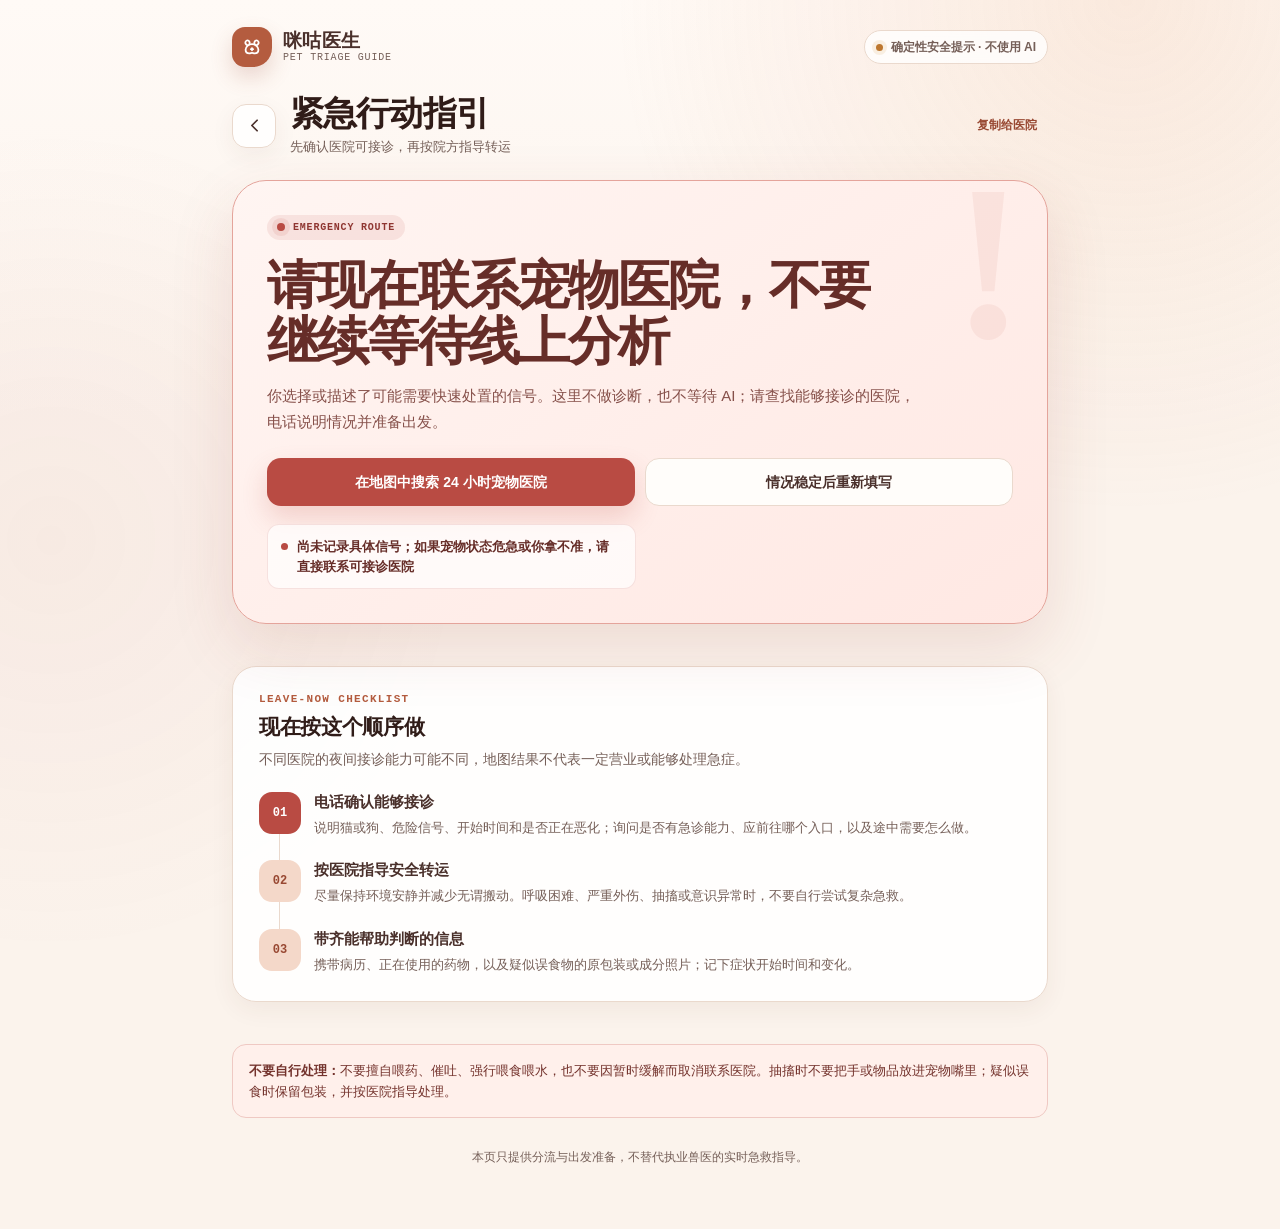
<file: emergency.html>
<!doctype html>
<html lang="zh-CN">
<head>
  <meta charset="utf-8">
  <meta name="viewport" content="width=device-width, initial-scale=1, viewport-fit=cover">
  <meta name="theme-color" content="#fff0ed">
  <meta name="description" content="咪咕医生确定性紧急分流：查看危险信号、联系可接诊宠物医院并准备出发。">
  <meta name="referrer" content="no-referrer">
  <title>立即联系宠物医院｜咪咕医生</title>
  <link rel="icon" href="favicon.svg" type="image/svg+xml">
  <link rel="stylesheet" href="assets/styles.css?v=20260828">
</head>
<body>
  <main class="app-shell">
    <header class="site-header">
      <a class="wordmark" href="index.html" aria-label="咪咕医生首页">
        <span class="brand-symbol" aria-hidden="true">
          <svg viewBox="0 0 24 24" fill="none" stroke="currentColor" stroke-width="1.8" stroke-linecap="round" stroke-linejoin="round"><path d="M7.2 10.2c-1.5-.6-2.2-2.2-1.6-3.5.5-1.2 1.8-1.7 3-.9 1.1.7 1.4 2.5.6 3.7M16.8 10.2c1.5-.6 2.2-2.2 1.6-3.5-.5-1.2-1.8-1.7-3-.9-1.1.7-1.4 2.5-.6 3.7"/><path d="M12 9.2c-3.4 0-6.4 2.5-6.4 5.5 0 2.1 1.6 3.6 3.7 3.6 1.1 0 1.8-.5 2.7-.5s1.6.5 2.7.5c2.1 0 3.7-1.5 3.7-3.6 0-3-3-5.5-6.4-5.5Z"/><path d="M12 13.1v2.2M10.9 14.2h2.2"/></svg>
        </span>
        <span class="wordmark-copy"><strong>咪咕医生</strong><span>PET TRIAGE GUIDE</span></span>
      </a>
      <span class="service-badge is-local" aria-label="确定性安全提示，不使用 AI"><span>确定性安全提示 · 不使用 AI</span></span>
    </header>

    <header class="page-header">
      <a class="back-link" href="consult.html" aria-label="返回症状风险分流">
        <svg viewBox="0 0 24 24" fill="none" stroke="currentColor" stroke-width="2" stroke-linecap="round" stroke-linejoin="round" aria-hidden="true"><path d="m15 18-6-6 6-6"/></svg>
      </a>
      <div class="page-title"><h1>紧急行动指引</h1><p>先确认医院可接诊，再按院方指导转运</p></div>
      <div class="page-actions"><button class="text-button" id="copyEmergency" type="button">复制给医院</button></div>
    </header>

    <section class="emergency-panel" aria-labelledby="emergency-title" role="alert">
      <span class="emergency-signal">EMERGENCY ROUTE</span>
      <h2 id="emergency-title">请现在联系宠物医院，不要继续等待线上分析</h2>
      <p>你选择或描述了可能需要快速处置的信号。这里不做诊断，也不等待 AI；请查找能够接诊的医院，电话说明情况并准备出发。</p>
      <div class="emergency-actions">
        <a class="button-danger" href="https://www.amap.com/search?query=24%E5%B0%8F%E6%97%B6%E5%AE%A0%E7%89%A9%E5%8C%BB%E9%99%A2" target="_blank" rel="noopener noreferrer">在地图中搜索 24 小时宠物医院</a>
        <a class="button-secondary" href="consult.html?new=1">情况稳定后重新填写</a>
      </div>
      <div id="symptomList" class="symptom-list" aria-label="本次记录的危险信号"></div>
    </section>

    <section class="section-block page-card" aria-labelledby="action-title">
      <div class="page-card-head">
        <div>
          <p class="card-kicker">LEAVE-NOW CHECKLIST</p>
          <h2 id="action-title">现在按这个顺序做</h2>
          <p class="card-intro">不同医院的夜间接诊能力可能不同，地图结果不代表一定营业或能够处理急症。</p>
        </div>
      </div>
      <ol class="action-timeline">
        <li class="timeline-item"><span class="timeline-index">01</span><div class="timeline-content"><strong>电话确认能够接诊</strong><p>说明猫或狗、危险信号、开始时间和是否正在恶化；询问是否有急诊能力、应前往哪个入口，以及途中需要怎么做。</p></div></li>
        <li class="timeline-item"><span class="timeline-index">02</span><div class="timeline-content"><strong>按医院指导安全转运</strong><p>尽量保持环境安静并减少无谓搬动。呼吸困难、严重外伤、抽搐或意识异常时，不要自行尝试复杂急救。</p></div></li>
        <li class="timeline-item"><span class="timeline-index">03</span><div class="timeline-content"><strong>带齐能帮助判断的信息</strong><p>携带病历、正在使用的药物，以及疑似误食物的原包装或成分照片；记下症状开始时间和变化。</p></div></li>
      </ol>
    </section>

    <div class="safety-note section-block" role="alert">
      <strong>不要自行处理：</strong>不要擅自喂药、催吐、强行喂食喂水，也不要因暂时缓解而取消联系医院。抽搐时不要把手或物品放进宠物嘴里；疑似误食时保留包装，并按医院指导处理。
    </div>

    <p class="footer-note"><span>本页只提供分流与出发准备，不替代执业兽医的实时急救指导。</span></p>
  </main>

  <script src="assets/app.js?v=20260828"></script>
  <script>
    (function () {
      "use strict";
      const { byId, copyText, formatDateTime, getStoredJson } = window.MiguApp;
      const freshRoute = new URLSearchParams(window.location.search).get("fresh") === "1";
      const stored = freshRoute ? [] : getStoredJson("emergencySymptoms", []);
      const signals = Array.isArray(stored) && stored.length
        ? stored.map(String).slice(0, 8)
        : ["尚未记录具体信号；如果宠物状态危急或你拿不准，请直接联系可接诊医院"];
      const container = byId("symptomList");

      signals.forEach((signal) => {
        const chip = document.createElement("div");
        chip.className = "symptom-chip";
        chip.textContent = signal;
        container.appendChild(chip);
      });

      byId("copyEmergency").addEventListener("click", async () => {
        const text = [
          "咪咕医生 · 紧急就诊沟通信息",
          `生成时间：${formatDateTime(new Date())}`,
          "",
          "需要尽快确认是否可以接诊，当前记录的危险信号：",
          ...signals.map((signal, index) => `${index + 1}. ${signal}`),
          "",
          "请告知应该前往的地点，以及途中需要遵循的注意事项。",
        ].join("\n");
        const copied = await copyText(text);
        byId("copyEmergency").textContent = copied ? "已复制，可发给医院" : "复制失败，请长按信号";
        window.setTimeout(() => { byId("copyEmergency").textContent = "复制给医院"; }, 1900);
      });
    })();
  </script>
</body>
</html>
</file>
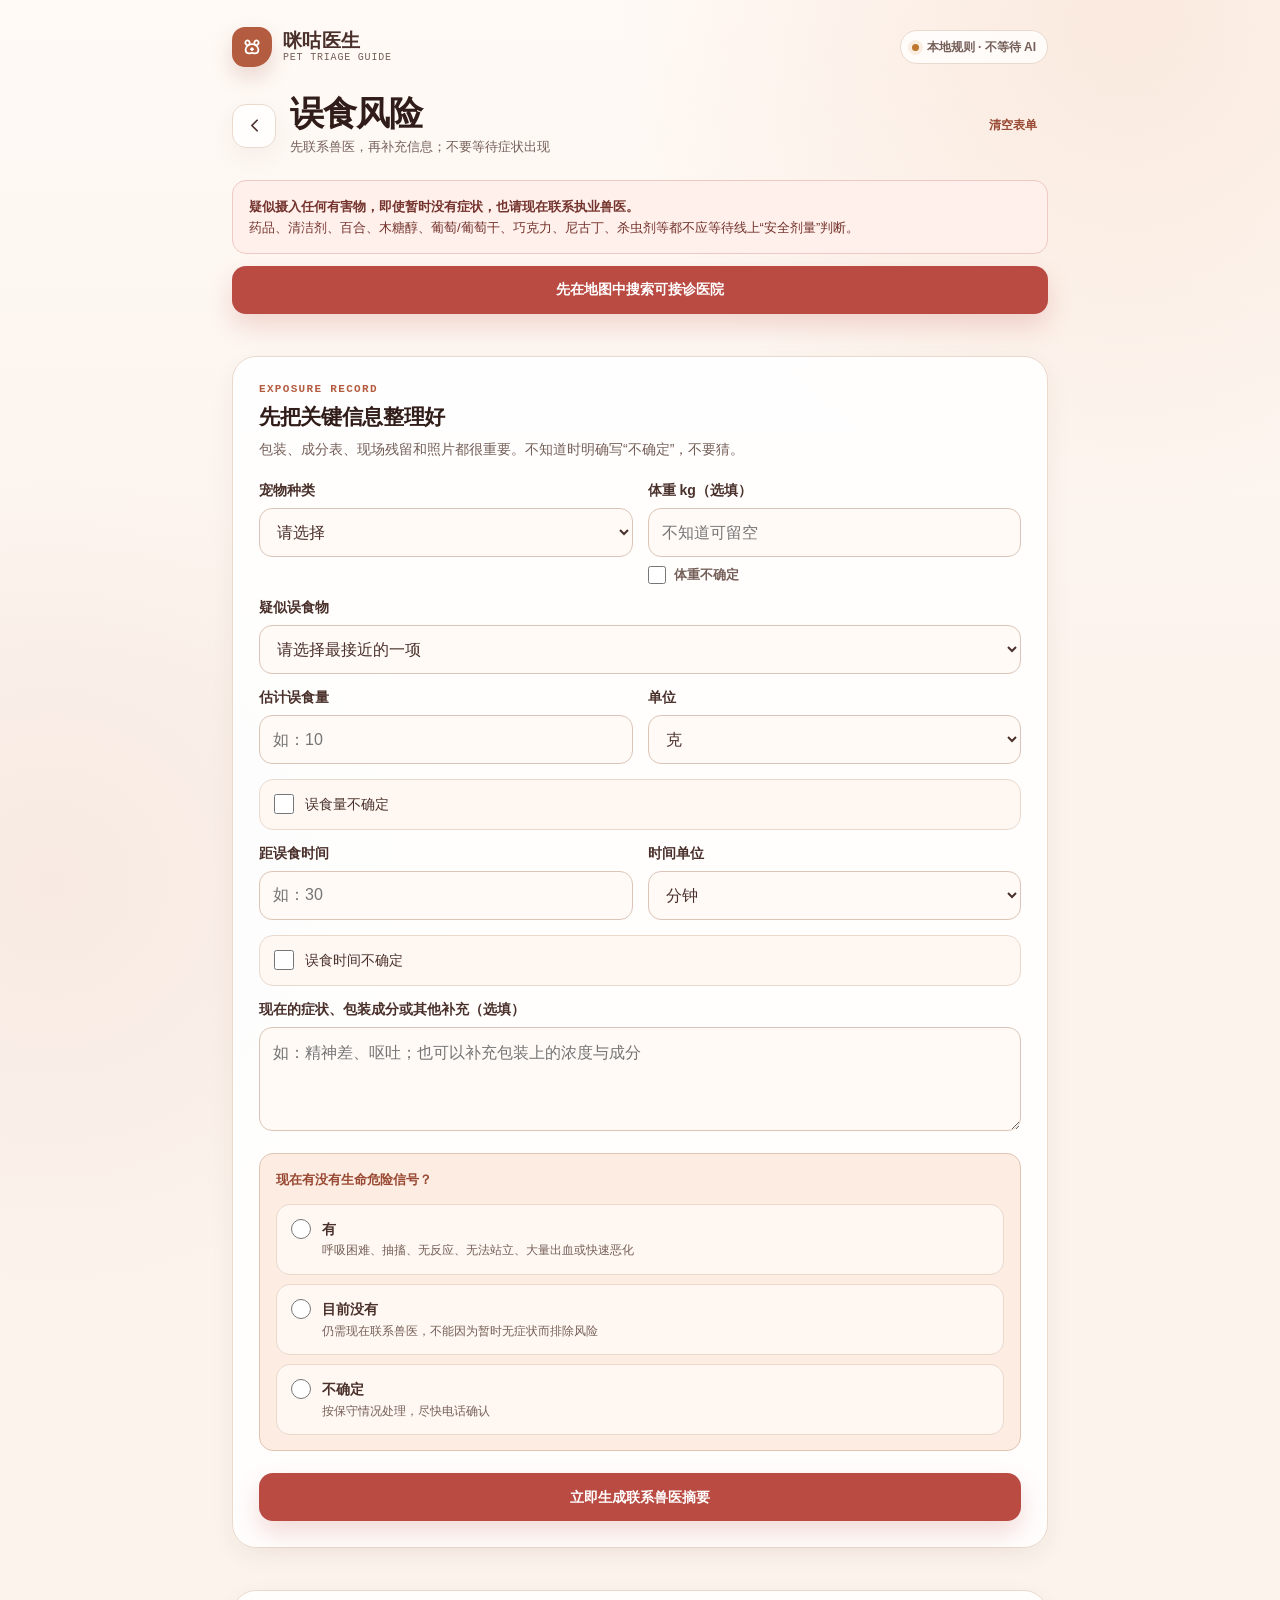
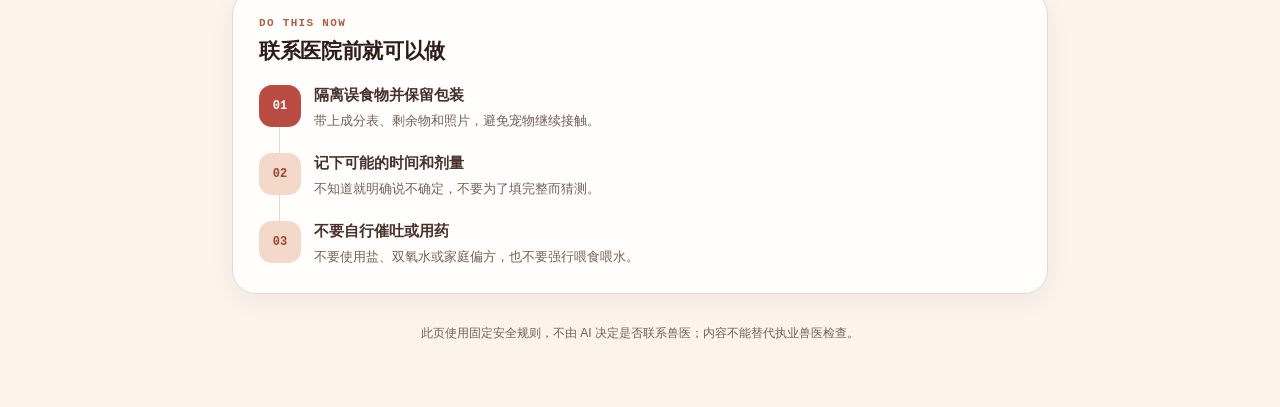
<file: toxin.html>
<!doctype html>
<html lang="zh-CN">
<head>
  <meta charset="utf-8">
  <meta name="viewport" content="width=device-width, initial-scale=1, viewport-fit=cover">
  <meta name="theme-color" content="#fbf3ec">
  <meta name="description" content="咪咕医生误食风险工具：立即整理猫狗误食物、时间、剂量与症状，并生成可复制给兽医的沟通摘要。">
  <meta name="referrer" content="no-referrer">
  <title>误食风险｜咪咕医生</title>
  <link rel="icon" href="favicon.svg" type="image/svg+xml">
  <link rel="stylesheet" href="assets/styles.css?v=20260828">
</head>
<body>
  <main class="app-shell">
    <header class="site-header">
      <a class="wordmark" href="index.html" aria-label="咪咕医生首页">
        <span class="brand-symbol" aria-hidden="true">
          <svg viewBox="0 0 24 24" fill="none" stroke="currentColor" stroke-width="1.8" stroke-linecap="round" stroke-linejoin="round"><path d="M7.2 10.2c-1.5-.6-2.2-2.2-1.6-3.5.5-1.2 1.8-1.7 3-.9 1.1.7 1.4 2.5.6 3.7M16.8 10.2c1.5-.6 2.2-2.2 1.6-3.5-.5-1.2-1.8-1.7-3-.9-1.1.7-1.4 2.5-.6 3.7"/><path d="M12 9.2c-3.4 0-6.4 2.5-6.4 5.5 0 2.1 1.6 3.6 3.7 3.6 1.1 0 1.8-.5 2.7-.5s1.6.5 2.7.5c2.1 0 3.7-1.5 3.7-3.6 0-3-3-5.5-6.4-5.5Z"/><path d="M12 13.1v2.2M10.9 14.2h2.2"/></svg>
        </span>
        <span class="wordmark-copy"><strong>咪咕医生</strong><span>PET TRIAGE GUIDE</span></span>
      </a>
      <span class="service-badge is-local"><span>本地规则 · 不等待 AI</span></span>
    </header>

    <header class="page-header">
      <a class="back-link" href="index.html" aria-label="返回首页">
        <svg viewBox="0 0 24 24" fill="none" stroke="currentColor" stroke-width="2" stroke-linecap="round" stroke-linejoin="round" aria-hidden="true"><path d="m15 18-6-6 6-6"/></svg>
      </a>
      <div class="page-title"><h1>误食风险</h1><p>先联系兽医，再补充信息；不要等待症状出现</p></div>
      <div class="page-actions"><button class="text-button" id="clearToxin" type="button">清空表单</button></div>
    </header>

    <div class="safety-note" role="alert">
      <strong>疑似摄入任何有害物，即使暂时没有症状，也请现在联系执业兽医。</strong><br>
      药品、清洁剂、百合、木糖醇、葡萄/葡萄干、巧克力、尼古丁、杀虫剂等都不应等待线上“安全剂量”判断。
    </div>
    <div class="button-row" style="margin-top:12px">
      <a class="button-danger" href="https://www.amap.com/search?query=24%E5%B0%8F%E6%97%B6%E5%AE%A0%E7%89%A9%E5%8C%BB%E9%99%A2" target="_blank" rel="noopener noreferrer">先在地图中搜索可接诊医院</a>
    </div>

    <form id="toxinForm" class="section-block" novalidate>
      <section class="page-card">
        <div class="page-card-head">
          <div><p class="card-kicker">EXPOSURE RECORD</p><h2>先把关键信息整理好</h2><p class="card-intro">包装、成分表、现场残留和照片都很重要。不知道时明确写“不确定”，不要猜。</p></div>
        </div>

        <div class="field-grid">
          <div class="field"><label for="petType">宠物种类</label><select id="petType" required><option value="" selected disabled>请选择</option><option value="猫">猫</option><option value="狗">狗</option></select></div>
          <div class="field">
            <label for="petWeight">体重 kg（选填）</label>
            <input id="petWeight" type="number" min="0.1" max="150" step="0.1" inputmode="decimal" placeholder="不知道可留空">
            <label class="inline-check"><input id="weightUnknown" type="checkbox"><span>体重不确定</span></label>
          </div>
          <div class="field full">
            <label for="toxinType">疑似误食物</label>
            <select id="toxinType" required>
              <option value="" selected disabled>请选择最接近的一项</option>
              <option value="人用或宠物药品">人用或宠物药品</option>
              <option value="清洁剂、消毒剂或其他化学品">清洁剂、消毒剂或其他化学品</option>
              <option value="百合、花粉或百合花瓶水">百合、花粉或百合花瓶水</option>
              <option value="木糖醇或无糖口香糖">木糖醇或无糖口香糖</option>
              <option value="葡萄或葡萄干">葡萄或葡萄干</option>
              <option value="洋葱、大蒜或相关制品">洋葱、大蒜或相关制品</option>
              <option value="巧克力、可可或咖啡因">巧克力、可可或咖啡因</option>
              <option value="酒精、生面团或酵母">酒精、生面团或酵母</option>
              <option value="烟草、尼古丁或电子烟液">烟草、尼古丁或电子烟液</option>
              <option value="杀鼠剂、杀虫剂或防冻液">杀鼠剂、杀虫剂或防冻液</option>
              <option value="电池、磁铁或其他异物">电池、磁铁或其他异物</option>
              <option value="other">其他或完全不确定</option>
            </select>
          </div>
          <div class="field full" id="otherField" hidden><label for="otherToxin">包装名称、成分或具体物品</label><input id="otherToxin" type="text" maxlength="160" placeholder="如：某品牌退烧药；不知道可写“不确定”"></div>

          <div class="field"><label for="toxinAmount">估计误食量</label><input id="toxinAmount" type="number" min="0" max="100000" step="any" inputmode="decimal" placeholder="如：10"></div>
          <div class="field"><label for="amountUnit">单位</label><select id="amountUnit"><option value="克">克</option><option value="毫升">毫升</option><option value="片">片</option><option value="粒">粒</option><option value="块">块</option><option value="口">口</option></select></div>
          <label class="check-item full"><input id="amountUnknown" type="checkbox"><span>误食量不确定</span></label>

          <div class="field"><label for="timeSince">距误食时间</label><input id="timeSince" type="number" min="0" max="525600" step="any" inputmode="decimal" placeholder="如：30"></div>
          <div class="field"><label for="timeUnit">时间单位</label><select id="timeUnit"><option value="分钟">分钟</option><option value="小时">小时</option><option value="天">天</option></select></div>
          <label class="check-item full"><input id="timeUnknown" type="checkbox"><span>误食时间不确定</span></label>

          <div class="field full"><label for="symptoms">现在的症状、包装成分或其他补充（选填）</label><textarea id="symptoms" maxlength="500" placeholder="如：精神差、呕吐；也可以补充包装上的浓度与成分"></textarea></div>
        </div>

        <div class="info-note" style="margin-top:18px">
          <strong>现在有没有生命危险信号？</strong>
          <div class="choice-stack" role="radiogroup" aria-label="误食后危险信号确认">
            <label class="choice-card"><input type="radio" name="toxinEmergency" value="yes"><span><strong>有</strong><small>呼吸困难、抽搐、无反应、无法站立、大量出血或快速恶化</small></span></label>
            <label class="choice-card"><input type="radio" name="toxinEmergency" value="no"><span><strong>目前没有</strong><small>仍需现在联系兽医，不能因为暂时无症状而排除风险</small></span></label>
            <label class="choice-card"><input type="radio" name="toxinEmergency" value="unsure"><span><strong>不确定</strong><small>按保守情况处理，尽快电话确认</small></span></label>
          </div>
        </div>

        <div id="formError" class="error-state" role="alert" hidden></div>
        <div class="button-row"><button class="button-danger" id="submitButton" type="submit">立即生成联系兽医摘要</button></div>
      </section>
    </form>

    <section class="section-block" id="resultArea" hidden aria-live="polite"></section>

    <section class="section-block page-card" aria-labelledby="now-title">
      <p class="card-kicker">DO THIS NOW</p>
      <h2 id="now-title">联系医院前就可以做</h2>
      <ol class="action-timeline" style="margin-top:20px">
        <li class="timeline-item"><span class="timeline-index">01</span><div class="timeline-content"><strong>隔离误食物并保留包装</strong><p>带上成分表、剩余物和照片，避免宠物继续接触。</p></div></li>
        <li class="timeline-item"><span class="timeline-index">02</span><div class="timeline-content"><strong>记下可能的时间和剂量</strong><p>不知道就明确说不确定，不要为了填完整而猜测。</p></div></li>
        <li class="timeline-item"><span class="timeline-index">03</span><div class="timeline-content"><strong>不要自行催吐或用药</strong><p>不要使用盐、双氧水或家庭偏方，也不要强行喂食喂水。</p></div></li>
      </ol>
    </section>

    <p class="footer-note"><span>此页使用固定安全规则，不由 AI 决定是否联系兽医；内容不能替代执业兽医检查。</span></p>
  </main>

  <script src="assets/app.js?v=20260828"></script>
  <script>
    (function () {
      "use strict";

      const { buildToxinSummary, byId, copyText, detectDangerSignals, getStoredJson, setStoredJson, storeEmergencySignals, valueOrUnknown } = window.MiguApp;
      const form = byId("toxinForm");
      const toxinType = byId("toxinType");
      const otherField = byId("otherField");
      const otherToxin = byId("otherToxin");
      const amount = byId("toxinAmount");
      const amountUnit = byId("amountUnit");
      const amountUnknown = byId("amountUnknown");
      const timeSince = byId("timeSince");
      const timeUnit = byId("timeUnit");
      const timeUnknown = byId("timeUnknown");
      const weight = byId("petWeight");
      const weightUnknown = byId("weightUnknown");
      const formError = byId("formError");
      const resultArea = byId("resultArea");
      const timeLimits = { "分钟": 525600, "小时": 8760, "天": 365 };
      let latestData = null;

      function radioValue(name) {
        return document.querySelector(`input[name="${name}"]:checked`)?.value || "";
      }

      function selectedToxin() {
        return toxinType.value === "other" ? otherToxin.value.trim() : toxinType.value;
      }

      function collectData() {
        return {
          petType: byId("petType").value,
          petWeight: weightUnknown.checked ? "" : weight.value.trim(),
          weightUnknown: weightUnknown.checked || !weight.value.trim(),
          toxin: selectedToxin(),
          amountUnknown: amountUnknown.checked,
          amount: amountUnknown.checked ? "" : amount.value.trim(),
          amountUnit: amountUnit.value,
          timeUnknown: timeUnknown.checked,
          time: timeUnknown.checked ? "" : timeSince.value.trim(),
          timeUnit: timeUnit.value,
          symptoms: byId("symptoms").value.trim() || "未提供",
          emergency: radioValue("toxinEmergency"),
        };
      }

      function showError(message, control) {
        formError.textContent = message;
        formError.hidden = false;
        control?.focus();
      }

      function clearError() {
        formError.textContent = "";
        formError.hidden = true;
      }

      function setUnknown(checkbox, inputElement, selectElement) {
        inputElement.disabled = checkbox.checked;
        if (selectElement) selectElement.disabled = checkbox.checked;
        if (checkbox.checked) inputElement.value = "";
      }

      function validate(data) {
        if (!data.petType) return ["请选择猫或狗。目前这个版本暂不支持其他宠物。", byId("petType")];
        const weightNumber = Number(data.petWeight);
        if (!data.weightUnknown && (!Number.isFinite(weightNumber) || weightNumber < 0.1 || weightNumber > 150)) return ["请填写 0.1–150 kg 之间的体重，或选择“体重不确定”。", weight];
        if (!toxinType.value) return ["请选择最接近的疑似误食物。", toxinType];
        if (toxinType.value === "other" && !data.toxin) return ["请填写具体物品；不知道可写“不确定”。", otherToxin];
        const amountNumber = Number(data.amount);
        if (!data.amountUnknown && (data.amount === "" || !Number.isFinite(amountNumber) || amountNumber < 0 || amountNumber > 100000)) return ["请填写有效的误食量，或选择“误食量不确定”。", amount];
        const timeNumber = Number(data.time);
        const timeLimit = timeLimits[data.timeUnit] || 365;
        if (!data.timeUnknown && (data.time === "" || !Number.isFinite(timeNumber) || timeNumber < 0 || timeNumber > timeLimit)) return [`请填写 0–${timeLimit} ${data.timeUnit}之间的时间，或选择“误食时间不确定”。`, timeSince];
        if (!data.emergency) return ["请确认现在是否出现呼吸困难、抽搐、无反应等生命危险信号。", null];
        return null;
      }

      function addText(tag, className, text) {
        const node = document.createElement(tag);
        if (className) node.className = className;
        node.textContent = text;
        return node;
      }

      function renderResult(data, emergencySignals) {
        const isEmergency = data.emergency === "yes" || emergencySignals.length > 0;
        const uncertain = data.emergency === "unsure" || data.amountUnknown || data.timeUnknown || data.weightUnknown || /不确定|不知道/.test(data.toxin);
        const summary = buildToxinSummary(data);
        const result = document.createElement("section");
        result.className = "result-panel";
        result.setAttribute("role", isEmergency ? "alert" : "status");

        const hero = document.createElement("div");
        hero.className = `risk-hero ${isEmergency ? "risk-high" : "risk-mid"}`;
        hero.append(
          addText("span", "risk-label", isEmergency ? "EMERGENCY NOW" : "CONTACT VET NOW"),
          addText("h2", "", isEmergency ? "请立即前往可接诊医院" : "请现在联系执业兽医"),
          addText("p", "", isEmergency
            ? "已经出现生命危险信号。不要等待线上分析，也不要自行催吐或用药。"
            : uncertain
              ? "关键信息不完整，无法安全排除风险；请电话说明已知信息并听从兽医安排。"
              : "疑似摄入潜在有害物，即使暂时没有症状，也不能据此排除风险。")
        );

        const body = document.createElement("div");
        body.className = "result-body";
        const actions = document.createElement("div");
        actions.className = "result-section";
        actions.appendChild(addText("h3", "", "现在怎么做"));
        const list = document.createElement("ol");
        list.className = "action-list";
        [
          isEmergency ? "立即出发前往可接诊的宠物医院。" : "现在电话联系执业兽医，先确认正在接诊和处理能力。",
          "说明宠物种类、体重、误食物、可能剂量、时间和当前症状。",
          "带上包装、成分表、剩余物或照片；不要自行催吐、用药或强行喂食喂水。",
        ].forEach((item) => list.appendChild(addText("li", "", item)));
        actions.appendChild(list);
        const caseSection = document.createElement("div");
        caseSection.className = "result-section";
        caseSection.append(addText("h3", "", "给医院的信息摘要"), addText("p", "", summary));
        body.append(actions, caseSection);

        const bar = document.createElement("div");
        bar.className = "result-actions";
        const copyButton = addText("button", "button", "复制摘要给兽医");
        copyButton.type = "button";
        copyButton.addEventListener("click", async () => {
          const copied = await copyText(summary);
          copyButton.textContent = copied ? "已复制，可直接发送" : "复制失败，请长按摘要";
          window.setTimeout(() => { copyButton.textContent = "复制摘要给兽医"; }, 1800);
        });
        const hospital = addText("a", isEmergency ? "button-danger" : "button-secondary", "在地图中搜索 24 小时宠物医院");
        hospital.href = "https://www.amap.com/search?query=24%E5%B0%8F%E6%97%B6%E5%AE%A0%E7%89%A9%E5%8C%BB%E9%99%A2";
        hospital.target = "_blank";
        hospital.rel = "noopener noreferrer";
        if (isEmergency) bar.append(hospital, copyButton);
        else bar.append(copyButton, hospital);
        result.append(hero, body, bar);
        resultArea.replaceChildren(result);
        resultArea.hidden = false;
        resultArea.scrollIntoView({ block: "start", behavior: "smooth" });
      }

      function saveDraft() {
        setStoredJson("toxinDraft", collectData());
      }

      function updateTimeLimit() {
        const limit = timeLimits[timeUnit.value] || 365;
        timeSince.max = String(limit);
      }

      function restoreDraft() {
        const data = getStoredJson("toxinDraft", null);
        if (!data || typeof data !== "object") return;
        byId("petType").value = data.petType || "";
        weight.value = data.petWeight || "";
        weightUnknown.checked = Boolean(data.weightUnknown);
        const known = Array.from(toxinType.options).some((option) => option.value === data.toxin);
        toxinType.value = known ? data.toxin : data.toxin ? "other" : "";
        otherToxin.value = known ? "" : data.toxin || "";
        otherField.hidden = toxinType.value !== "other";
        amountUnknown.checked = Boolean(data.amountUnknown);
        amount.value = data.amount || "";
        amountUnit.value = data.amountUnit || "克";
        timeUnknown.checked = Boolean(data.timeUnknown);
        timeSince.value = data.time || "";
        timeUnit.value = data.timeUnit || "分钟";
        updateTimeLimit();
        byId("symptoms").value = data.symptoms === "未提供" ? "" : data.symptoms || "";
        const radio = document.querySelector(`input[name="toxinEmergency"][value="${data.emergency || ""}"]`);
        if (radio) radio.checked = true;
        setUnknown(weightUnknown, weight, null);
        setUnknown(amountUnknown, amount, amountUnit);
        setUnknown(timeUnknown, timeSince, timeUnit);
      }

      toxinType.addEventListener("change", () => {
        otherField.hidden = toxinType.value !== "other";
        if (!otherField.hidden) otherToxin.focus();
        saveDraft();
      });
      weightUnknown.addEventListener("change", () => { setUnknown(weightUnknown, weight, null); saveDraft(); });
      amountUnknown.addEventListener("change", () => { setUnknown(amountUnknown, amount, amountUnit); saveDraft(); });
      timeUnknown.addEventListener("change", () => { setUnknown(timeUnknown, timeSince, timeUnit); saveDraft(); });
      timeUnit.addEventListener("change", updateTimeLimit);
      form.addEventListener("input", saveDraft);
      form.addEventListener("change", saveDraft);

      form.addEventListener("submit", (event) => {
        event.preventDefault();
        clearError();
        resultArea.replaceChildren();
        resultArea.hidden = true;
        latestData = collectData();
        const validation = validate(latestData);
        if (validation) return showError(validation[0], validation[1]);
        const emergencySignals = detectDangerSignals(latestData.symptoms);
        if (latestData.emergency === "yes" || emergencySignals.length) {
          storeEmergencySignals(emergencySignals.length ? emergencySignals : ["误食后已出现生命危险信号"]);
        }
        renderResult(latestData, emergencySignals);
      });

      byId("clearToxin").addEventListener("click", () => {
        form.reset();
        otherField.hidden = true;
        weight.disabled = false;
        amount.disabled = false;
        amountUnit.disabled = false;
        timeSince.disabled = false;
        timeUnit.disabled = false;
        clearError();
        resultArea.replaceChildren();
        resultArea.hidden = true;
        setStoredJson("toxinDraft", {});
      });

      restoreDraft();
      updateTimeLimit();
    })();
  </script>
</body>
</html>
</file>
<file: assets/styles.css>
:root {
  color-scheme: light;
  --canvas: #fbf3ec;
  --canvas-deep: #f3e3d8;
  --surface: #fffdfa;
  --surface-subtle: #fff8f2;
  --ink: #4a302b;
  --ink-strong: #301c18;
  --ink-soft: #755f58;
  --ink-faint: #927d76;
  --line: #ead9cd;
  --line-strong: #d9bfae;
  --brand: #b45c3f;
  --brand-dark: #984832;
  --brand-soft: #f4d8c9;
  --brand-pale: #fcece2;
  --apricot: #e9a05f;
  --apricot-soft: #fff0dc;
  --warning: #bd772f;
  --warning-soft: #fff1dc;
  --danger: #b94b43;
  --danger-dark: #8f3631;
  --danger-soft: #fff0eb;
  --success: #9a654e;
  --success-soft: #f6e8df;
  --shadow-sm: 0 8px 24px rgba(92, 51, 38, 0.06);
  --shadow-md: 0 18px 55px rgba(92, 51, 38, 0.105);
  --shadow-lg: 0 28px 80px rgba(92, 51, 38, 0.16);
  --radius-sm: 12px;
  --radius-md: 16px;
  --radius-lg: 24px;
  --radius-xl: 34px;
  --safe-bottom: max(18px, env(safe-area-inset-bottom));
  font-family: Inter, ui-sans-serif, -apple-system, BlinkMacSystemFont, "PingFang SC",
    "Microsoft YaHei", sans-serif;
}

* {
  box-sizing: border-box;
}

[hidden] {
  display: none !important;
}

html {
  min-width: 320px;
  background: var(--canvas);
  color: var(--ink);
  -webkit-text-size-adjust: 100%;
  scroll-behavior: smooth;
}

body {
  min-width: 320px;
  min-height: 100vh;
  margin: 0;
  background:
    radial-gradient(circle at 88% 0%, rgba(224, 145, 96, 0.16), transparent 32rem),
    radial-gradient(circle at 4% 44%, rgba(185, 75, 67, 0.055), transparent 26rem),
    linear-gradient(180deg, #fffaf6 0, var(--canvas) 34%, var(--canvas) 100%);
}

body::before {
  content: "";
  position: fixed;
  z-index: -1;
  inset: 0;
  pointer-events: none;
  background-image:
    linear-gradient(rgba(74, 48, 43, 0.018) 1px, transparent 1px),
    linear-gradient(90deg, rgba(74, 48, 43, 0.018) 1px, transparent 1px);
  background-size: 28px 28px;
  mask-image: linear-gradient(to bottom, black, transparent 72%);
}

button,
input,
select,
textarea {
  font: inherit;
}

button,
a,
label {
  -webkit-tap-highlight-color: transparent;
}

button,
a {
  touch-action: manipulation;
}

a {
  color: inherit;
}

button:focus-visible,
a:focus-visible,
input:focus-visible,
select:focus-visible,
textarea:focus-visible,
[tabindex="-1"]:focus-visible {
  outline: 3px solid white;
  outline-offset: 2px;
  box-shadow: 0 0 0 5px var(--brand-dark);
}

::selection {
  background: rgba(197, 105, 73, 0.24);
}

.app-shell {
  width: min(100%, 860px);
  min-height: 100vh;
  margin: 0 auto;
  padding: 20px 22px calc(44px + var(--safe-bottom));
}

.app-shell.home-shell {
  width: min(100%, 1120px);
}

.app-shell.with-composer {
  padding-bottom: 130px;
}

.site-header {
  min-height: 54px;
  display: flex;
  align-items: center;
  justify-content: space-between;
  gap: 18px;
  margin-bottom: 22px;
}

.wordmark {
  min-width: 0;
  display: inline-flex;
  align-items: center;
  gap: 11px;
  color: var(--ink);
  text-decoration: none;
}

.brand-symbol {
  width: 40px;
  height: 40px;
  flex: 0 0 auto;
  display: grid;
  place-items: center;
  border-radius: 13px 13px 19px 13px;
  background: var(--brand);
  color: white;
  box-shadow: 0 10px 22px rgba(152, 72, 50, 0.2);
}

.brand-symbol svg {
  width: 24px;
  height: 24px;
}

.wordmark-copy {
  min-width: 0;
  display: grid;
  gap: 1px;
}

.wordmark-copy strong {
  font-family: ui-serif, "Songti SC", "STSong", serif;
  font-size: 19px;
  line-height: 1.05;
  letter-spacing: 0.02em;
}

.wordmark-copy span {
  color: var(--ink-soft);
  font-family: ui-monospace, "SFMono-Regular", Menlo, monospace;
  font-size: 10px;
  letter-spacing: 0.08em;
}

.service-badge {
  min-height: 34px;
  display: inline-flex;
  align-items: center;
  gap: 8px;
  padding: 7px 11px;
  border: 1px solid var(--line);
  border-radius: 999px;
  background: rgba(255, 255, 255, 0.78);
  color: var(--ink-soft);
  font-size: 12px;
  font-weight: 700;
  white-space: nowrap;
  backdrop-filter: blur(12px);
}

.service-badge::before {
  content: "";
  width: 7px;
  height: 7px;
  border-radius: 50%;
  background: var(--warning);
  box-shadow: 0 0 0 4px rgba(200, 136, 47, 0.12);
}

.service-badge.is-online::before {
  background: var(--success);
  box-shadow: 0 0 0 4px rgba(154, 101, 78, 0.14);
}

.home-hero {
  position: relative;
  isolation: isolate;
  overflow: hidden;
  display: grid;
  grid-template-columns: minmax(0, 1.08fr) minmax(340px, 0.92fr);
  min-height: 560px;
  border: 1px solid #e9cbbb;
  border-radius: var(--radius-xl);
  background: linear-gradient(135deg, #fff9f3 0%, #f8e7dc 100%);
  color: var(--ink-strong);
  box-shadow: var(--shadow-lg);
}

.home-hero::before {
  content: "";
  position: absolute;
  z-index: -1;
  width: 460px;
  height: 460px;
  right: -170px;
  top: -230px;
  border: 82px solid rgba(197, 105, 73, 0.055);
  border-radius: 50%;
}

.home-hero::after {
  content: "";
  position: absolute;
  z-index: -1;
  inset: auto 0 0;
  height: 1px;
  background: linear-gradient(90deg, transparent, rgba(152, 72, 50, 0.14), transparent);
}

.hero-content {
  display: flex;
  flex-direction: column;
  justify-content: center;
  padding: 58px 28px 58px 54px;
}

.hero-kicker,
.section-kicker,
.card-kicker {
  margin: 0;
  font-family: ui-monospace, "SFMono-Regular", Menlo, monospace;
  font-size: 11px;
  font-weight: 800;
  letter-spacing: 0.12em;
  text-transform: uppercase;
}

.hero-kicker {
  color: var(--brand-dark);
}

.hero-title {
  max-width: 610px;
  margin: 17px 0 0;
  font-family: ui-serif, "Songti SC", "STSong", serif;
  font-size: clamp(42px, 5.8vw, 68px);
  font-weight: 700;
  line-height: 1.04;
  letter-spacing: -0.045em;
}

.hero-title em {
  color: var(--brand);
  font-style: normal;
}

.hero-lead {
  max-width: 560px;
  margin: 20px 0 0;
  color: var(--ink-soft);
  font-size: 16px;
  line-height: 1.75;
}

.hero-actions {
  display: flex;
  flex-wrap: wrap;
  gap: 11px;
  margin-top: 30px;
}

.hero-proof {
  display: flex;
  flex-wrap: wrap;
  gap: 8px 17px;
  margin-top: 24px;
  color: var(--ink-soft);
  font-size: 12px;
}

.hero-proof span {
  display: inline-flex;
  align-items: center;
  gap: 7px;
}

.hero-proof span::before {
  content: "";
  width: 5px;
  height: 5px;
  border-radius: 50%;
  background: var(--apricot);
}

.hero-panel {
  position: relative;
  min-width: 0;
  display: flex;
  flex-direction: column;
  justify-content: flex-end;
  padding: 24px;
  border-left: 1px solid rgba(152, 72, 50, 0.12);
  background: rgba(255, 251, 247, 0.38);
}

.hero-art {
  position: absolute;
  overflow: hidden;
  inset: 24px;
  margin: 0;
  border: 1px solid rgba(152, 72, 50, 0.15);
  border-radius: 26px;
  background: #f7e8d8;
  box-shadow: 0 18px 38px rgba(112, 59, 40, 0.14);
}

.hero-image {
  width: 100%;
  height: 100%;
  display: block;
  object-fit: cover;
  object-position: center 52%;
}

.triage-scale {
  position: relative;
  z-index: 2;
  margin-top: auto;
  overflow: hidden;
  border: 1px solid rgba(255, 255, 255, 0.56);
  border-radius: 18px;
  background: rgba(69, 38, 31, 0.82);
  color: white;
  backdrop-filter: blur(14px);
  box-shadow: 0 12px 28px rgba(61, 31, 24, 0.2);
}

.triage-scale-title {
  display: flex;
  align-items: center;
  justify-content: space-between;
  gap: 10px;
  padding: 12px 14px;
  border-bottom: 1px solid rgba(255, 255, 255, 0.08);
  color: #fff1e7;
  font-size: 12px;
  font-weight: 800;
}

.triage-scale-title span:last-child {
  color: #d9b9aa;
  font-family: ui-monospace, "SFMono-Regular", Menlo, monospace;
  font-size: 10px;
  letter-spacing: 0.08em;
}

.triage-levels {
  display: grid;
  grid-template-columns: repeat(3, 1fr);
}

.triage-level {
  position: relative;
  min-width: 0;
  padding: 14px 12px 13px;
}

.triage-level + .triage-level {
  border-left: 1px solid rgba(255, 255, 255, 0.08);
}

.triage-level::before {
  content: "";
  position: absolute;
  inset: 0 0 auto;
  height: 3px;
  background: #d28b6d;
}

.triage-level:nth-child(2)::before {
  background: #e2a84c;
}

.triage-level:nth-child(3)::before {
  background: #dd6b60;
}

.triage-level strong,
.triage-level span {
  display: block;
}

.triage-level strong {
  color: white;
  font-size: 12px;
}

.triage-level span {
  margin-top: 4px;
  color: #ddc1b4;
  font-size: 10px;
  line-height: 1.4;
}

.button,
.button-secondary,
.button-outline,
.button-danger,
.button-quiet {
  min-height: 48px;
  display: inline-flex;
  align-items: center;
  justify-content: center;
  gap: 9px;
  padding: 12px 18px;
  border: 1px solid transparent;
  border-radius: 14px;
  font-size: 14px;
  font-weight: 800;
  line-height: 1.2;
  text-align: center;
  text-decoration: none;
  cursor: pointer;
  transition: transform 170ms ease, background 170ms ease, border-color 170ms ease, box-shadow 170ms ease;
}

.button {
  background: var(--brand);
  color: white;
  box-shadow: 0 12px 26px rgba(152, 72, 50, 0.2);
}

.button:hover {
  background: var(--brand-dark);
  transform: translateY(-1px);
}

.button-light {
  background: var(--brand);
  color: white;
  box-shadow: 0 14px 30px rgba(152, 72, 50, 0.2);
}

.button-light:hover {
  background: var(--brand-dark);
}

.button-secondary {
  border-color: var(--line);
  background: var(--surface);
  color: var(--ink);
}

.button-outline {
  border-color: rgba(152, 72, 50, 0.28);
  background: rgba(255, 253, 250, 0.7);
  color: var(--brand-dark);
}

.button-outline:hover {
  background: white;
}

.button-danger {
  background: var(--danger);
  color: white;
  box-shadow: 0 12px 26px rgba(189, 73, 63, 0.2);
}

.button-danger:hover {
  background: var(--danger-dark);
  transform: translateY(-1px);
}

.button-quiet {
  border-color: var(--line);
  background: transparent;
  color: var(--ink-soft);
}

.button svg,
.button-secondary svg,
.button-outline svg,
.button-danger svg {
  width: 19px;
  height: 19px;
}

.button:disabled,
.button-secondary:disabled,
.button-danger:disabled,
.button-outline:disabled,
.button-quiet:disabled {
  cursor: not-allowed;
  opacity: 0.56;
  transform: none;
  box-shadow: none;
}

.emergency-shortcut {
  display: grid;
  grid-template-columns: auto minmax(0, 1fr) auto;
  align-items: center;
  gap: 16px;
  margin-top: 18px;
  padding: 15px 17px;
  border: 1px solid #edc2bc;
  border-radius: 18px;
  background: rgba(255, 244, 241, 0.9);
  color: #70322d;
  text-decoration: none;
  box-shadow: var(--shadow-sm);
  transition: transform 170ms ease, border-color 170ms ease;
}

.emergency-shortcut:hover {
  border-color: #dc9a92;
  transform: translateY(-1px);
}

.emergency-shortcut-icon {
  width: 42px;
  height: 42px;
  display: grid;
  place-items: center;
  border-radius: 13px;
  background: var(--danger);
  color: white;
}

.emergency-shortcut-icon svg {
  width: 23px;
  height: 23px;
}

.emergency-shortcut strong,
.emergency-shortcut span {
  display: block;
}

.emergency-shortcut strong {
  font-size: 14px;
}

.emergency-shortcut span {
  margin-top: 3px;
  color: #8f514b;
  font-size: 12px;
  line-height: 1.45;
}

.emergency-shortcut-arrow {
  color: var(--danger);
  font-size: 20px;
}

.section-block {
  margin-top: 42px;
}

.section-heading {
  display: flex;
  align-items: end;
  justify-content: space-between;
  gap: 22px;
  margin-bottom: 17px;
}

.section-heading-copy {
  min-width: 0;
}

.section-kicker {
  color: var(--brand);
}

.section-heading h2 {
  margin: 8px 0 0;
  color: var(--ink-strong);
  font-family: ui-serif, "Songti SC", "STSong", serif;
  font-size: clamp(25px, 3vw, 34px);
  line-height: 1.15;
  letter-spacing: -0.025em;
}

.section-heading > p {
  max-width: 390px;
  margin: 0;
  color: var(--ink-soft);
  font-size: 13px;
  line-height: 1.6;
  text-align: right;
}

.route-grid {
  display: grid;
  grid-template-columns: 1.2fr 0.9fr 0.9fr;
  gap: 14px;
}

.route-card {
  position: relative;
  min-height: 250px;
  overflow: hidden;
  display: flex;
  flex-direction: column;
  padding: 24px;
  border: 1px solid var(--line);
  border-radius: var(--radius-lg);
  background: rgba(255, 255, 255, 0.86);
  color: var(--ink);
  text-decoration: none;
  box-shadow: var(--shadow-sm);
  transition: transform 180ms ease, box-shadow 180ms ease, border-color 180ms ease;
}

.route-card:hover {
  border-color: var(--line-strong);
  transform: translateY(-3px);
  box-shadow: var(--shadow-md);
}

.route-card.is-primary {
  border-color: transparent;
  background: var(--brand);
  color: white;
}

.route-card.is-toxin {
  background: linear-gradient(145deg, white, #fff8ef);
}

.route-card::after {
  content: "";
  position: absolute;
  width: 150px;
  height: 150px;
  right: -74px;
  bottom: -78px;
  border: 30px solid rgba(197, 105, 73, 0.07);
  border-radius: 50%;
}

.route-card.is-primary::after {
  border-color: rgba(255, 255, 255, 0.08);
}

.route-icon {
  width: 48px;
  height: 48px;
  display: grid;
  place-items: center;
  border-radius: 15px;
  background: var(--brand-soft);
  color: var(--brand-dark);
}

.route-card.is-primary .route-icon {
  background: rgba(255, 255, 255, 0.14);
  color: white;
}

.route-card.is-toxin .route-icon {
  background: var(--apricot-soft);
  color: #9b5d22;
}

.route-icon svg {
  width: 25px;
  height: 25px;
}

.route-card h3 {
  margin: auto 0 0;
  font-size: 21px;
  letter-spacing: -0.02em;
}

.route-card p {
  margin: 9px 0 0;
  color: var(--ink-soft);
  font-size: 14px;
  line-height: 1.62;
}

.route-card.is-primary p {
  color: #fffdfa;
}

.route-link {
  display: inline-flex;
  align-items: center;
  gap: 8px;
  margin-top: 20px;
  color: var(--brand-dark);
  font-size: 13px;
  font-weight: 800;
}

.route-card.is-primary .route-link {
  color: white;
}

.trust-grid {
  display: grid;
  grid-template-columns: repeat(4, minmax(0, 1fr));
  overflow: hidden;
  border: 1px solid var(--line);
  border-radius: var(--radius-lg);
  background: rgba(255, 255, 255, 0.78);
}

.trust-item {
  min-width: 0;
  padding: 20px;
}

.trust-item + .trust-item {
  border-left: 1px solid var(--line);
}

.trust-item span {
  display: block;
  color: var(--brand);
  font-family: ui-monospace, "SFMono-Regular", Menlo, monospace;
  font-size: 10px;
  font-weight: 800;
  letter-spacing: 0.1em;
}

.trust-item strong {
  display: block;
  margin-top: 8px;
  font-size: 14px;
}

.trust-item p {
  margin: 5px 0 0;
  color: var(--ink-soft);
  font-size: 12px;
  line-height: 1.5;
}

.page-header {
  display: grid;
  grid-template-columns: auto minmax(0, 1fr) auto;
  align-items: center;
  gap: 14px;
  margin-bottom: 24px;
}

.back-link {
  width: 44px;
  height: 44px;
  display: grid;
  place-items: center;
  border: 1px solid var(--line);
  border-radius: 14px;
  background: rgba(255, 255, 255, 0.84);
  color: var(--ink);
  text-decoration: none;
  box-shadow: var(--shadow-sm);
}

.back-link svg {
  width: 21px;
  height: 21px;
}

.page-title {
  min-width: 0;
}

.page-title h1 {
  margin: 0;
  color: var(--ink-strong);
  font-family: ui-serif, "Songti SC", "STSong", serif;
  font-size: clamp(25px, 4vw, 34px);
  line-height: 1.08;
  letter-spacing: -0.025em;
}

.page-title p {
  margin: 5px 0 0;
  color: var(--ink-soft);
  font-size: 13px;
}

.page-actions {
  display: flex;
  align-items: center;
  gap: 8px;
}

.text-button {
  min-height: 44px;
  display: inline-flex;
  align-items: center;
  justify-content: center;
  padding: 9px 11px;
  border: 0;
  border-radius: 10px;
  background: transparent;
  color: var(--brand-dark);
  font-size: 12px;
  font-weight: 800;
  text-decoration: none;
  cursor: pointer;
}

.text-button:hover {
  background: var(--brand-soft);
}

.stepper-shell {
  margin-bottom: 18px;
  padding: 15px 16px;
  border: 1px solid var(--line);
  border-radius: 18px;
  background: rgba(255, 255, 255, 0.74);
}

.stepper-meta {
  display: flex;
  align-items: center;
  justify-content: space-between;
  gap: 12px;
  margin-bottom: 11px;
  color: var(--ink-soft);
  font-size: 12px;
}

.stepper-meta strong {
  color: var(--ink);
}

.progress-track {
  height: 5px;
  overflow: hidden;
  border-radius: 999px;
  background: #f0ddd2;
}

.progress-bar {
  width: 33.333%;
  height: 100%;
  border-radius: inherit;
  background: linear-gradient(90deg, var(--brand), #dc8b6d);
  transition: width 260ms ease;
}

.stepper {
  display: grid;
  grid-template-columns: repeat(3, 1fr);
  gap: 6px;
  margin-top: 12px;
}

.step-item {
  min-width: 0;
  display: flex;
  align-items: center;
  gap: 7px;
  padding: 6px;
  border-radius: 10px;
  color: var(--ink-soft);
  font-size: 12px;
  font-weight: 700;
}

.step-item::before {
  content: attr(data-step-label);
  width: 24px;
  height: 24px;
  flex: 0 0 auto;
  display: grid;
  place-items: center;
  border-radius: 8px;
  background: #f2e2d8;
  color: var(--ink-soft);
  font-family: ui-monospace, "SFMono-Regular", Menlo, monospace;
  font-size: 10px;
}

.step-item.active {
  background: var(--brand-pale);
  color: var(--brand-dark);
}

.step-item.active::before {
  background: var(--brand);
  color: white;
}

.page-card,
.case-card,
.result-panel {
  border: 1px solid var(--line);
  border-radius: var(--radius-lg);
  background: rgba(255, 255, 255, 0.91);
  box-shadow: var(--shadow-sm);
}

.page-card {
  padding: 26px;
}

.page-card + .page-card {
  margin-top: 14px;
}

.page-card-head {
  display: flex;
  align-items: flex-start;
  justify-content: space-between;
  gap: 18px;
  margin-bottom: 22px;
}

.page-card h2,
.page-card h3 {
  margin: 0;
  color: var(--ink-strong);
  letter-spacing: -0.015em;
}

.page-card h2 {
  font-size: 21px;
}

.page-card h3 {
  font-size: 17px;
}

.card-intro {
  margin: 7px 0 0;
  color: var(--ink-soft);
  font-size: 14px;
  line-height: 1.6;
}

.card-kicker {
  margin-bottom: 8px;
  color: var(--brand);
}

.signal-list {
  display: grid;
  grid-template-columns: repeat(2, minmax(0, 1fr));
  gap: 10px;
}

.signal-card,
.choice-card,
.check-item {
  position: relative;
  min-width: 0;
  display: flex;
  align-items: flex-start;
  gap: 11px;
  padding: 14px;
  border: 1px solid var(--line);
  border-radius: 14px;
  background: var(--surface-subtle);
  color: var(--ink);
  font-size: 14px;
  line-height: 1.48;
  cursor: pointer;
  transition: border-color 150ms ease, background 150ms ease, transform 150ms ease;
}

.signal-card:hover,
.choice-card:hover,
.check-item:hover {
  border-color: var(--line-strong);
  background: white;
}

.signal-card:has(input:checked) {
  border-color: #df9b92;
  background: var(--danger-soft);
  color: #6c302b;
}

.choice-card:has(input:checked),
.check-item:has(input:checked) {
  border-color: #d49a7c;
  background: var(--brand-pale);
}

.signal-card input,
.choice-card input,
.check-item input {
  width: 20px;
  height: 20px;
  flex: 0 0 auto;
  margin: 0;
  accent-color: var(--brand);
}

.signal-card input {
  accent-color: var(--danger);
}

.signal-card strong,
.choice-card strong {
  display: block;
  font-size: 14px;
}

.signal-card small,
.choice-card small {
  display: block;
  margin-top: 3px;
  color: var(--ink-soft);
  font-size: 12px;
  line-height: 1.45;
}

.choice-stack {
  display: grid;
  gap: 9px;
  margin-top: 14px;
}

.field-grid {
  display: grid;
  grid-template-columns: repeat(2, minmax(0, 1fr));
  gap: 15px;
}

.field-grid .full {
  grid-column: 1 / -1;
}

.field {
  min-width: 0;
}

.field label,
.field legend {
  display: block;
  margin: 0 0 8px;
  color: var(--ink);
  font-size: 14px;
  font-weight: 800;
}

.field small {
  display: block;
  margin-top: 7px;
  color: var(--ink-soft);
  font-size: 12px;
  line-height: 1.45;
}

.field input,
.field select,
.field textarea,
.question-form input {
  width: 100%;
  min-height: 49px;
  padding: 12px 13px;
  border: 1px solid #dcc5b7;
  border-radius: 13px;
  background: #fffaf6;
  color: var(--ink);
  outline: none;
  transition: border-color 150ms ease, box-shadow 150ms ease, background 150ms ease;
}

.field textarea {
  min-height: 104px;
  resize: vertical;
  line-height: 1.6;
}

.field input:focus,
.field select:focus,
.field textarea:focus,
.question-form input:focus {
  border-color: var(--brand);
  background: white;
  outline: 2px solid var(--brand-dark);
  outline-offset: 2px;
  box-shadow: 0 0 0 4px rgba(197, 105, 73, 0.1);
}

.field input:disabled,
.field select:disabled,
.field textarea:disabled {
  background: #f2e8e1;
  color: var(--ink-faint);
}

.inline-check {
  display: flex;
  align-items: center;
  gap: 8px;
  margin-top: 9px;
  color: var(--ink-soft);
  font-size: 13px;
  cursor: pointer;
}

.inline-check input {
  width: 18px;
  height: 18px;
  margin: 0;
  accent-color: var(--brand);
}

.field label.inline-check {
  display: flex;
  align-items: center;
  gap: 8px;
  margin-top: 9px;
  margin-bottom: 0;
  color: var(--ink-soft);
  font-size: 13px;
  font-weight: 600;
}

.field label.inline-check input {
  width: 18px;
  height: 18px;
  min-height: 18px;
  flex: 0 0 18px;
  margin: 0;
  padding: 0;
}

.button-row {
  display: flex;
  align-items: stretch;
  gap: 10px;
  margin-top: 22px;
}

.button-row .button,
.button-row .button-danger {
  flex: 1;
}

.button-row .button-secondary,
.button-row .button-quiet {
  flex: 0 0 auto;
}

.info-note,
.safety-note,
.error-state,
.privacy-note,
.offline-note {
  padding: 15px 16px;
  border-radius: 14px;
  font-size: 13px;
  line-height: 1.62;
}

.info-note {
  border: 1px solid #e2c4b3;
  background: var(--brand-pale);
  color: var(--brand-dark);
}

.safety-note {
  border: 1px solid #efc9c3;
  background: var(--danger-soft);
  color: #74332d;
}

.error-state {
  display: grid;
  gap: 8px;
  margin-top: 12px;
  border: 1px solid #e8b7b0;
  background: var(--danger-soft);
  color: #74332d;
}

.privacy-note {
  border: 1px solid #ead6b8;
  background: #fffaf1;
  color: #6c5130;
}

.offline-note {
  border: 1px solid #ebd6ad;
  background: var(--warning-soft);
  color: #6f4b1d;
}

.privacy-consent {
  display: flex;
  align-items: flex-start;
  gap: 11px;
  margin-top: 12px;
  padding: 13px 14px;
  border: 1px solid #e5d3b7;
  border-radius: 13px;
  background: white;
  color: #59472f;
  font-size: 13px;
  line-height: 1.55;
  cursor: pointer;
}

.privacy-consent input {
  width: 19px;
  height: 19px;
  flex: 0 0 auto;
  margin: 1px 0 0;
  accent-color: var(--brand);
}

.summary-list {
  display: grid;
  gap: 0;
  margin-top: 14px;
  border-top: 1px solid rgba(197, 105, 73, 0.16);
}

.summary-row {
  display: grid;
  grid-template-columns: 112px 1fr;
  gap: 16px;
  padding: 10px 0;
  border-bottom: 1px solid rgba(197, 105, 73, 0.12);
  font-size: 13px;
  line-height: 1.5;
}

.summary-row span:first-child {
  color: var(--ink-soft);
}

.chat-intro {
  display: flex;
  align-items: flex-start;
  justify-content: space-between;
  gap: 16px;
  margin-bottom: 18px;
}

.chat-stack {
  display: flex;
  flex-direction: column;
  gap: 13px;
}

.message {
  max-width: min(88%, 650px);
  padding: 14px 16px;
  border-radius: 17px;
  font-size: 14px;
  line-height: 1.65;
  white-space: pre-wrap;
}

.message.user {
  align-self: flex-end;
  border-bottom-right-radius: 5px;
  background: var(--brand);
  color: white;
}

.message.ai {
  align-self: flex-start;
  border: 1px solid var(--line);
  border-bottom-left-radius: 5px;
  background: var(--surface);
  color: var(--ink);
  box-shadow: var(--shadow-sm);
}

.message.system {
  max-width: 100%;
  align-self: stretch;
  border: 1px solid #e7d3ad;
  background: var(--warning-soft);
  color: #6a491d;
}

.message.loading {
  color: var(--ink-soft);
}

.message.loading::after {
  content: "";
  animation: loading-dots 1.2s steps(3, end) infinite;
}

@keyframes loading-dots {
  0% { content: ""; }
  33% { content: "."; }
  66% { content: ".."; }
  100% { content: "..."; }
}

.question-form {
  align-self: stretch;
  padding: 22px;
  border: 1px solid var(--line);
  border-radius: var(--radius-lg);
  background: var(--surface);
  box-shadow: var(--shadow-sm);
}

.question-form-header {
  margin-bottom: 17px;
}

.question-form-header strong {
  display: block;
  font-size: 17px;
}

.question-form-header span {
  display: block;
  margin-top: 4px;
  color: var(--ink-soft);
  font-size: 13px;
}

.question-form .field + .field {
  margin-top: 15px;
}

.question-form .button {
  width: 100%;
  margin-top: 18px;
}

.case-card {
  overflow: hidden;
}

.case-card-head {
  display: flex;
  align-items: center;
  justify-content: space-between;
  gap: 14px;
  padding: 16px 18px;
  border-bottom: 1px solid var(--line);
  background: var(--surface-subtle);
}

.case-card-title {
  display: flex;
  align-items: center;
  gap: 10px;
}

.case-card-title span:first-child {
  width: 34px;
  height: 34px;
  display: grid;
  place-items: center;
  border-radius: 11px;
  background: var(--brand-soft);
  color: var(--brand-dark);
}

.case-card-title svg {
  width: 20px;
  height: 20px;
}

.case-card-title strong,
.case-card-title small {
  display: block;
}

.case-card-title strong {
  font-size: 15px;
}

.case-card-title small {
  margin-top: 2px;
  color: var(--ink-soft);
  font-family: ui-monospace, "SFMono-Regular", Menlo, monospace;
  font-size: 10px;
}

.case-card-body {
  padding: 18px;
  color: var(--ink);
  font-size: 13px;
  line-height: 1.7;
  white-space: pre-wrap;
}

.result-panel {
  overflow: hidden;
}

.risk-hero {
  position: relative;
  padding: 25px 24px 23px 31px;
  border-bottom: 1px solid var(--line);
}

.risk-hero::before {
  content: "";
  position: absolute;
  inset: 0 auto 0 0;
  width: 6px;
  background: var(--warning);
}

.risk-hero.risk-high {
  background: var(--danger-soft);
}

.risk-hero.risk-high::before {
  background: var(--danger);
}

.risk-hero.risk-mid {
  background: var(--warning-soft);
}

.risk-hero.risk-low {
  background: var(--success-soft);
}

.risk-hero.risk-low::before {
  background: var(--success);
}

.risk-label {
  display: inline-flex;
  align-items: center;
  gap: 7px;
  padding: 6px 9px;
  border-radius: 999px;
  background: rgba(255, 255, 255, 0.72);
  color: var(--ink-soft);
  font-family: ui-monospace, "SFMono-Regular", Menlo, monospace;
  font-size: 10px;
  font-weight: 800;
  letter-spacing: 0.06em;
}

.risk-label::before {
  content: "";
  width: 7px;
  height: 7px;
  border-radius: 50%;
  background: currentColor;
}

.risk-hero h2 {
  margin: 13px 0 0;
  color: var(--ink-strong);
  font-family: ui-serif, "Songti SC", "STSong", serif;
  font-size: clamp(26px, 4vw, 36px);
  line-height: 1.18;
}

.risk-hero p {
  max-width: 690px;
  margin: 9px 0 0;
  color: var(--ink-soft);
  font-size: 14px;
  line-height: 1.65;
  white-space: pre-wrap;
}

.result-body {
  display: grid;
  grid-template-columns: 1.15fr 0.85fr;
}

.result-section {
  padding: 22px;
}

.result-section + .result-section {
  border-left: 1px solid var(--line);
}

.result-section h3 {
  margin: 0 0 11px;
  font-size: 16px;
}

.result-section p {
  margin: 0;
  color: var(--ink-soft);
  font-size: 14px;
  line-height: 1.72;
  white-space: pre-wrap;
}

.action-list {
  display: grid;
  gap: 12px;
  margin: 0;
  padding: 0;
  counter-reset: action;
  list-style: none;
}

.action-list li {
  display: grid;
  grid-template-columns: 27px 1fr;
  gap: 10px;
  counter-increment: action;
  color: var(--ink);
  font-size: 14px;
  line-height: 1.58;
}

.action-list li::before {
  content: counter(action);
  width: 27px;
  height: 27px;
  display: grid;
  place-items: center;
  border-radius: 9px;
  background: var(--brand-soft);
  color: var(--brand-dark);
  font-family: ui-monospace, "SFMono-Regular", Menlo, monospace;
  font-size: 11px;
  font-weight: 800;
}

.result-actions {
  display: flex;
  flex-wrap: wrap;
  gap: 10px;
  padding: 17px 20px;
  border-top: 1px solid var(--line);
  background: var(--surface-subtle);
}

.result-actions .button,
.result-actions .button-secondary,
.result-actions .button-danger {
  flex: 1 1 180px;
}

.quick-prompts {
  display: flex;
  flex-wrap: wrap;
  gap: 9px;
  margin: 0 0 17px;
}

.quick-prompt {
  min-height: 44px;
  padding: 10px 14px;
  border: 1px solid var(--line);
  border-radius: 999px;
  background: rgba(255, 255, 255, 0.88);
  color: var(--brand-dark);
  font-size: 13px;
  font-weight: 750;
  cursor: pointer;
  transition: transform 150ms ease, border-color 150ms ease, background 150ms ease;
}

.quick-prompt:hover {
  border-color: #d79a7b;
  background: var(--brand-pale);
  transform: translateY(-1px);
}

.quick-prompt:disabled {
  cursor: not-allowed;
  opacity: 0.56;
  transform: none;
}

.composer {
  position: fixed;
  z-index: 30;
  left: 50%;
  bottom: 0;
  width: min(100%, 860px);
  transform: translateX(-50%);
  display: flex;
  gap: 9px;
  padding: 12px 22px var(--safe-bottom);
  border-top: 1px solid rgba(218, 190, 174, 0.9);
  background: rgba(251, 243, 236, 0.92);
  backdrop-filter: blur(18px);
}

.composer input {
  flex: 1;
  min-width: 0;
  min-height: 50px;
  padding: 12px 15px;
  border: 1px solid #dcc4b5;
  border-radius: 15px;
  background: white;
  color: var(--ink);
  outline: none;
  box-shadow: var(--shadow-sm);
}

.composer input:focus {
  border-color: var(--brand);
  outline: 2px solid var(--brand-dark);
  outline-offset: 2px;
  box-shadow: 0 0 0 4px rgba(197, 105, 73, 0.1);
}

.composer button {
  min-width: 86px;
  min-height: 50px;
  border: 0;
  border-radius: 15px;
  background: var(--brand);
  color: white;
  font-weight: 800;
  cursor: pointer;
}

.composer button:disabled,
.composer input:disabled {
  cursor: not-allowed;
  opacity: 0.58;
}

.emergency-panel {
  position: relative;
  overflow: hidden;
  padding: 34px;
  border: 1px solid #e4a49b;
  border-radius: var(--radius-xl);
  background: linear-gradient(145deg, #fff5f2, #ffe8e3);
  color: #662d28;
  box-shadow: 0 24px 64px rgba(147, 55, 47, 0.13);
}

.emergency-panel::after {
  content: "!";
  position: absolute;
  right: 22px;
  top: -28px;
  color: rgba(189, 73, 63, 0.07);
  font-family: ui-serif, Georgia, serif;
  font-size: 220px;
  font-weight: 800;
  line-height: 1;
  pointer-events: none;
}

.emergency-panel > * {
  position: relative;
  z-index: 1;
}

.emergency-signal {
  display: inline-flex;
  align-items: center;
  gap: 8px;
  padding: 7px 10px;
  border-radius: 999px;
  background: rgba(189, 73, 63, 0.1);
  color: var(--danger-dark);
  font-family: ui-monospace, "SFMono-Regular", Menlo, monospace;
  font-size: 10px;
  font-weight: 800;
  letter-spacing: 0.08em;
}

.emergency-signal::before {
  content: "";
  width: 8px;
  height: 8px;
  border-radius: 50%;
  background: var(--danger);
  box-shadow: 0 0 0 5px rgba(189, 73, 63, 0.1);
}

.emergency-panel h1,
.emergency-panel h2 {
  max-width: 650px;
  margin: 18px 0 0;
  font-family: ui-serif, "Songti SC", "STSong", serif;
  font-size: clamp(34px, 6vw, 52px);
  line-height: 1.08;
  letter-spacing: -0.035em;
}

.emergency-panel > p {
  max-width: 660px;
  margin: 13px 0 0;
  color: #86504a;
  font-size: 15px;
  line-height: 1.7;
}

.emergency-actions {
  display: flex;
  flex-wrap: wrap;
  gap: 10px;
  margin-top: 24px;
}

.emergency-actions .button-danger,
.emergency-actions .button-secondary {
  flex: 1 1 220px;
}

.symptom-list {
  display: grid;
  grid-template-columns: repeat(2, minmax(0, 1fr));
  gap: 9px;
  margin-top: 18px;
}

.symptom-chip {
  display: flex;
  align-items: flex-start;
  gap: 9px;
  padding: 12px 13px;
  border: 1px solid rgba(189, 73, 63, 0.14);
  border-radius: 12px;
  background: rgba(255, 255, 255, 0.7);
  font-size: 13px;
  font-weight: 700;
  line-height: 1.5;
}

.symptom-chip::before {
  content: "";
  width: 7px;
  height: 7px;
  flex: 0 0 auto;
  margin-top: 6px;
  border-radius: 50%;
  background: var(--danger);
}

.action-timeline {
  display: grid;
  gap: 0;
  margin: 0;
  padding: 0;
  list-style: none;
}

.timeline-item {
  position: relative;
  display: grid;
  grid-template-columns: 42px 1fr;
  gap: 13px;
  padding-bottom: 22px;
}

.timeline-item:last-child {
  padding-bottom: 0;
}

.timeline-item::after {
  content: "";
  position: absolute;
  width: 1px;
  left: 20px;
  top: 42px;
  bottom: 0;
  background: var(--line);
}

.timeline-item:last-child::after {
  display: none;
}

.timeline-index {
  width: 42px;
  height: 42px;
  display: grid;
  place-items: center;
  border-radius: 13px;
  background: var(--brand-soft);
  color: var(--brand-dark);
  font-family: ui-monospace, "SFMono-Regular", Menlo, monospace;
  font-size: 12px;
  font-weight: 800;
}

.timeline-item:first-child .timeline-index {
  background: var(--danger);
  color: white;
}

.timeline-content strong {
  display: block;
  margin-top: 1px;
  font-size: 15px;
}

.timeline-content p {
  margin: 5px 0 0;
  color: var(--ink-soft);
  font-size: 13px;
  line-height: 1.62;
}

.footer-note {
  display: flex;
  align-items: center;
  justify-content: center;
  flex-wrap: wrap;
  gap: 7px 13px;
  margin: 30px 0 0;
  color: var(--ink-soft);
  text-align: center;
  font-size: 12px;
  line-height: 1.55;
}

.footer-note button {
  color: var(--brand-dark);
}

.divider-dot::before {
  content: "·";
  margin-right: 13px;
  color: var(--line-strong);
}

.visually-hidden {
  position: absolute !important;
  width: 1px !important;
  height: 1px !important;
  padding: 0 !important;
  margin: -1px !important;
  overflow: hidden !important;
  clip: rect(0, 0, 0, 0) !important;
  white-space: nowrap !important;
  border: 0 !important;
}

@media (max-width: 900px) {
  .home-hero {
    grid-template-columns: minmax(0, 1fr) 300px;
  }

  .hero-content {
    padding-left: 40px;
  }

  .route-grid {
    grid-template-columns: 1fr 1fr;
  }

  .route-card.is-primary {
    grid-column: 1 / -1;
    min-height: 220px;
  }

  .trust-grid {
    grid-template-columns: repeat(2, minmax(0, 1fr));
  }

  .trust-item:nth-child(3) {
    border-top: 1px solid var(--line);
    border-left: 0;
  }

  .trust-item:nth-child(4) {
    border-top: 1px solid var(--line);
  }
}

@media (max-width: 700px) {
  .app-shell,
  .app-shell.home-shell {
    padding: 14px 14px calc(34px + var(--safe-bottom));
  }

  .app-shell.with-composer {
    padding-bottom: 120px;
  }

  .site-header {
    min-height: 48px;
    margin-bottom: 14px;
  }

  .service-badge {
    min-height: 32px;
    padding-inline: 9px;
    font-size: 11px;
  }

  .wordmark-copy span {
    display: none;
  }

  .home-hero {
    min-height: 0;
    display: block;
  }

  .hero-content {
    position: relative;
    z-index: 2;
    min-height: 0;
    justify-content: flex-start;
    padding: 34px 24px 26px;
  }

  .hero-title {
    max-width: 440px;
    font-size: clamp(38px, 12vw, 54px);
  }

  .hero-lead {
    max-width: 440px;
    font-size: 14px;
  }

  .hero-actions {
    margin-top: 24px;
  }

  .hero-actions .button,
  .hero-actions .button-outline {
    flex: 1 1 160px;
  }

  .hero-proof {
    max-width: 290px;
  }

  .hero-panel {
    position: relative;
    z-index: 1;
    inset: auto;
    width: auto;
    min-height: 280px;
    padding: 0 20px 20px;
    border-left: 0;
    background: none;
    pointer-events: none;
  }

  .hero-art {
    position: relative;
    inset: auto;
    height: 280px;
    border-radius: 24px;
  }

  .hero-image {
    object-position: center 48%;
  }

  .triage-scale {
    display: none;
  }

  .emergency-shortcut {
    grid-template-columns: auto minmax(0, 1fr) auto;
    margin-top: 12px;
  }

  .section-block {
    margin-top: 34px;
  }

  .section-heading {
    display: block;
  }

  .section-heading > p {
    margin-top: 8px;
    text-align: left;
  }

  .route-grid,
  .trust-grid {
    grid-template-columns: 1fr;
  }

  .route-card.is-primary {
    grid-column: auto;
  }

  .route-card {
    min-height: 210px;
  }

  .trust-item + .trust-item,
  .trust-item:nth-child(3),
  .trust-item:nth-child(4) {
    border-top: 1px solid var(--line);
    border-left: 0;
  }

  .page-header {
    grid-template-columns: auto minmax(0, 1fr);
    margin-bottom: 18px;
  }

  .page-actions {
    grid-column: 1 / -1;
    justify-content: flex-end;
    margin-top: -4px;
  }

  .step-item {
    display: block;
    padding: 5px 3px;
    text-align: center;
    font-size: 10px;
  }

  .step-item::before {
    margin: 0 auto 5px;
  }

  .page-card {
    padding: 20px;
  }

  .page-card-head {
    display: block;
  }

  .signal-list,
  .field-grid,
  .symptom-list,
  .result-body {
    grid-template-columns: 1fr;
  }

  .field-grid .full {
    grid-column: auto;
  }

  .button-row {
    flex-direction: column;
  }

  .button-row .button-secondary,
  .button-row .button-quiet {
    flex: 1;
  }

  .summary-row {
    grid-template-columns: 88px 1fr;
    gap: 10px;
  }

  .result-section + .result-section {
    border-top: 1px solid var(--line);
    border-left: 0;
  }

  .composer {
    width: 100%;
    padding-inline: 14px;
  }

  .emergency-panel {
    padding: 27px 22px;
  }

  .emergency-panel::after {
    right: -10px;
    font-size: 180px;
  }
}

@media (max-width: 380px) {
  .brand-symbol {
    width: 36px;
    height: 36px;
  }

  .service-badge {
    display: none;
  }

  .wordmark-copy strong {
    font-size: 17px;
  }

  .hero-content {
    min-height: 0;
    padding: 28px 20px 24px;
  }

  .hero-title {
    font-size: 37px;
  }

  .hero-lead {
    padding-right: 0;
  }

  .hero-proof {
    margin-top: 18px;
  }

  .hero-panel {
    min-height: 236px;
    padding: 0 16px 16px;
  }

  .hero-art {
    height: 236px;
    border-radius: 20px;
  }

  .emergency-shortcut-icon {
    width: 38px;
    height: 38px;
  }

  .route-card {
    min-height: 194px;
    padding: 20px;
  }

  .page-card {
    padding: 18px;
  }

  .risk-hero {
    padding: 22px 18px 20px 25px;
  }

  .emergency-panel {
    padding: 22px 18px;
  }

  .emergency-panel h1,
  .emergency-panel h2 {
    font-size: 32px;
  }

  .result-section {
    padding: 18px;
  }

  .composer button {
    min-width: 72px;
  }
}

@media (prefers-reduced-motion: reduce) {
  *,
  *::before,
  *::after {
    scroll-behavior: auto !important;
    animation-duration: 0.01ms !important;
    animation-iteration-count: 1 !important;
    transition-duration: 0.01ms !important;
  }
}
</file>
